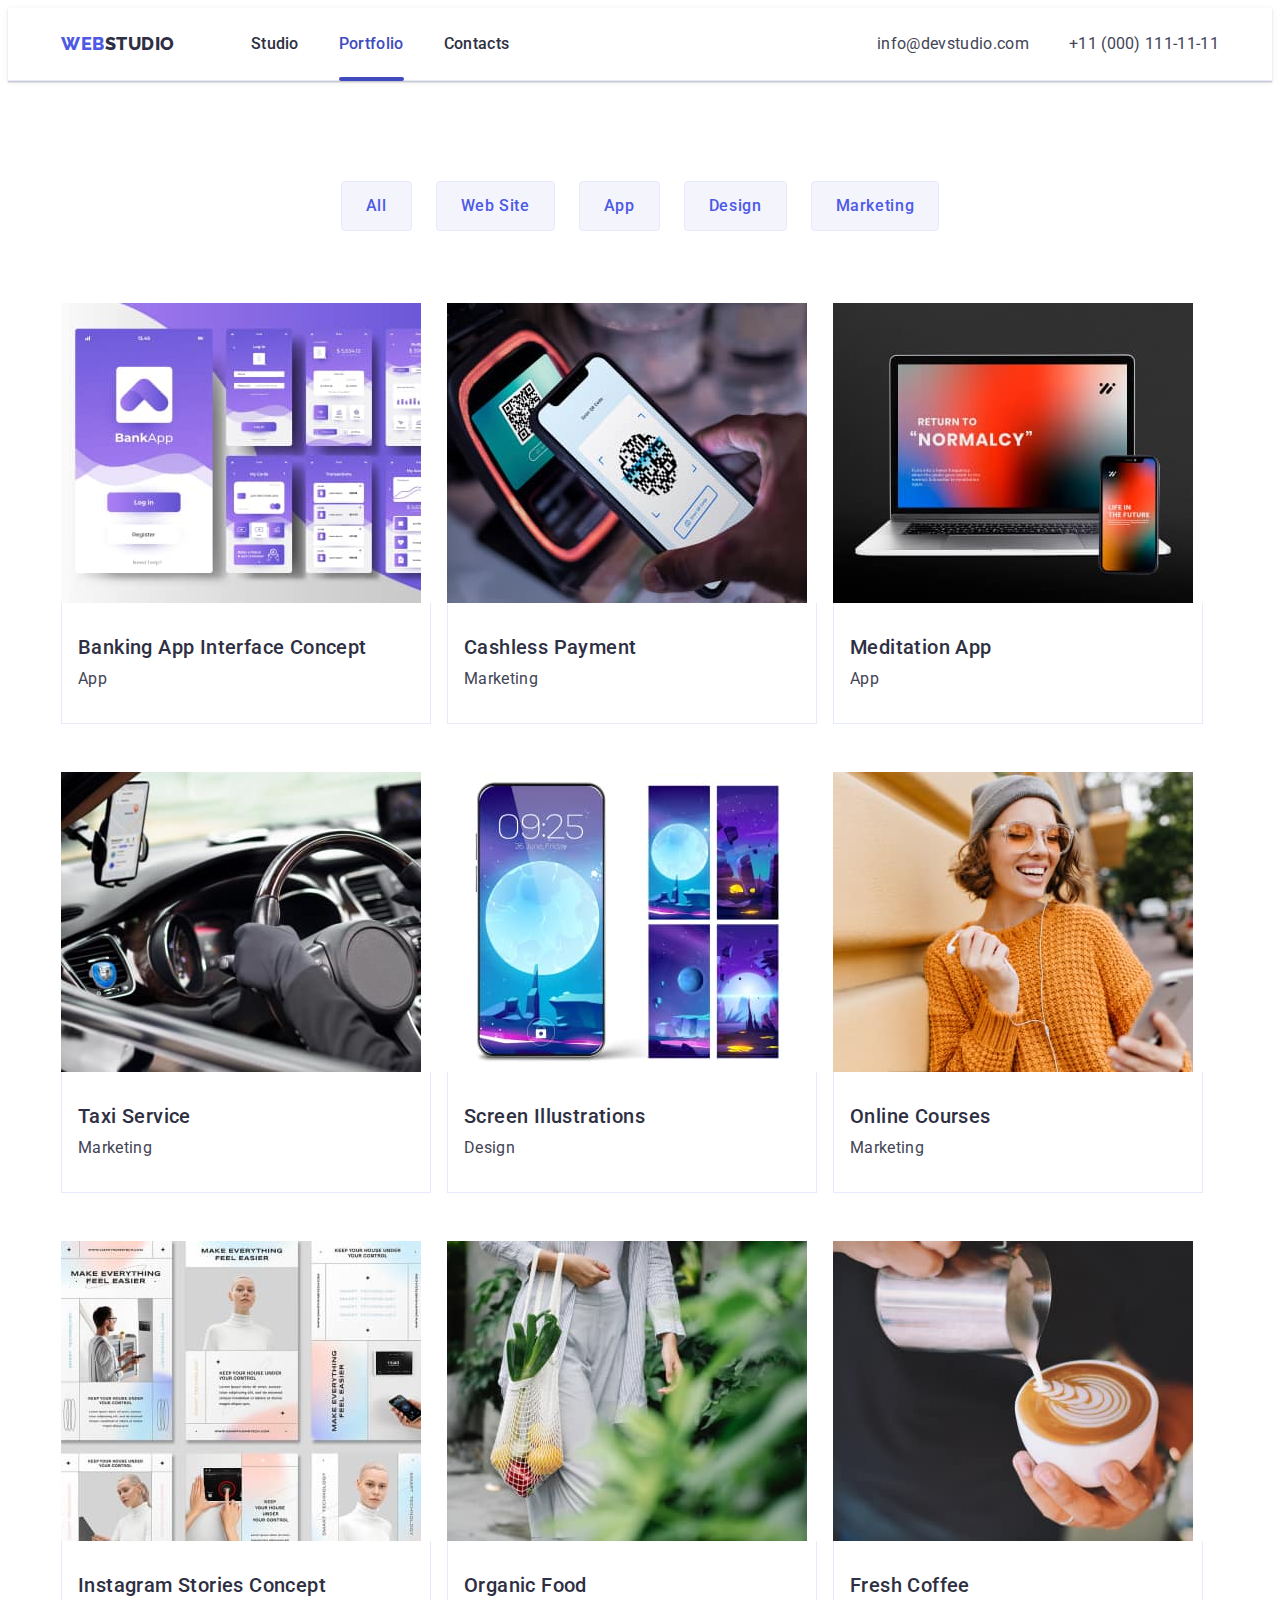
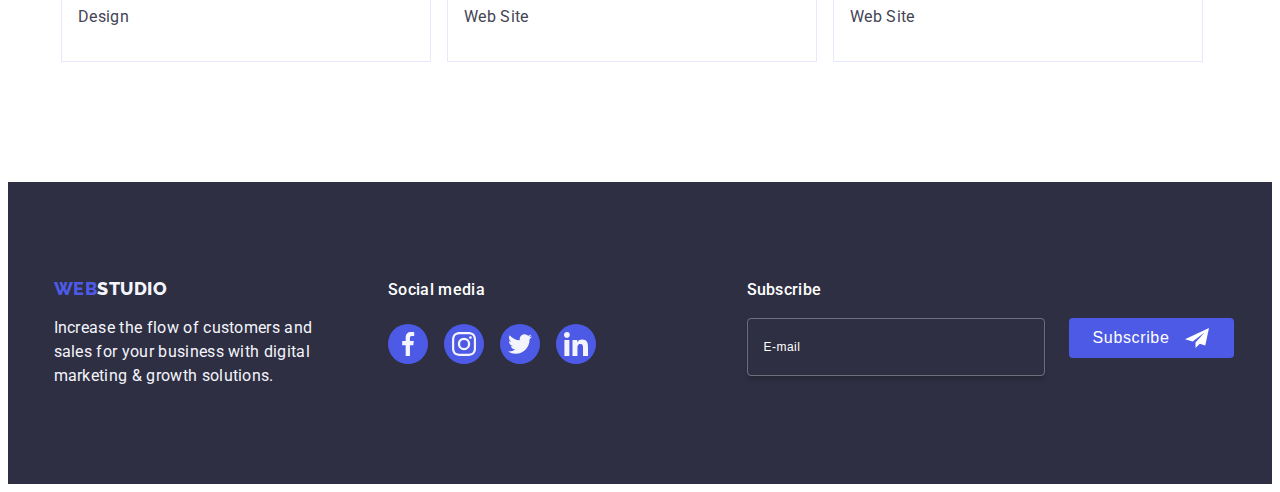
<file: portfolio.html>
<!DOCTYPE html>
<html lang="en">
  <head>
    <meta charset="UTF-8" />
    <meta name="viewport" content="width=device-width, initial-scale=1.0" />
    <title>portfolio</title>
    <link rel="preconnect" href="https://fonts.googleapis.com" />
    <link rel="preconnect" href="https://fonts.gstatic.com" crossorigin />
    <link
      href="https://fonts.googleapis.com/css2?family=Raleway:wght@800&family=Roboto:wght@400;500;700;900&display=swap"
      rel="stylesheet"
    />
    <link
      rel="stylesheet"
      href="https://cdnjs.cloudflare.com/ajax/libs/modern-normalize/2.0.0/modern-normalize.min.css"
      integrity="sha512-4xo8blKMVCiXpTaLzQSLSw3KFOVPWhm/TRtuPVc4WG6kUgjH6J03IBuG7JZPkcWMxJ5huwaBpOpnwYElP/m6wg=="
      crossorigin="anonymous"
      referrerpolicy="no-referrer"
    />
    <link rel="stylesheet" href="./css/style.css" />
    <link rel="stylesheet" href="./css/mobile.css" />
    <link rel="stylesheet" href="./css/tablet.css" />
    <link rel="stylesheet" href="./css/desctop.css" />
  </head>
  <body>
    <header class="header">
      <div class="container">
        <nav class="header-navigation">
          <a class="logo link" href="./index.html">
            Web<span class="logo-decor-header">Studio</span>
          </a>
          <ul class="navigation-list list">
            <li class="navigation-item">
              <a class="navigation-link link" href="./index.html">Studio</a>
            </li>
            <li class="navigation-item">
              <a class="navigation-link link link-portfolio" href="./portfolio.html">Portfolio</a>
            </li>
            <li class="navigation-item">
              <a class="navigation-link link" href="#">Contacts</a>
            </li>
          </ul>
        </nav>

        <address class="header-address">
          <ul class="address-list list">
            <li class="address-item">
              <a class="address-link link" href="mailto:info@devstudio.com">info@devstudio.com</a>
            </li>
            <li class="address-item">
              <a class="address-link link" href="tel:+110001111111">+11 (000) 111-11-11</a>
            </li>
          </ul>
        </address>
        <button
          class="header-menu-btn menu-toggle js-open-menu"
          aria-expanded="false"
          aria-controls="mobile-menu"
        >
          <svg class="toggle-menu-icon" width="28" height="28">
            <use href="./images/icons.svg#icon-menu-hamburger"></use>
          </svg>
        </button>
      </div>
    </header>
    <main class="main">
      <section class="portfolio-content">
        <div class="container">
          <h1 class="visually-hidden">Сategory</h1>
          <ul class="category-list filters-list list">
            <li class="category-item">
              <button type="button" class="category-button">All</button>
            </li>
            <li class="category-item">
              <button type="button" class="category-button">Web Site</button>
            </li>
            <li class="category-item">
              <button type="button" class="category-button">App</button>
            </li>
            <li class="category-item">
              <button type="button" class="category-button">Design</button>
            </li>
            <li class="category-item">
              <button type="button" class="category-button">Marketing</button>
            </li>
          </ul>
          <ul class="portfolio-list list">
            <li class="portfolio-card">
              <a href="#" class="card-link link">
                <div class="position-wrapper">
                  <img
                    class="portfolio-img link"
                    width="360"
                    src="./images/portfolio/portfolio-img-1.jpg"
                    alt="Portfolio Image"
                  />
                  <p class="overlay-text"
                    >14 Stylish and User-Friendly App Design Concepts · Task Manager App · Calorie
                    Tracker App · Exotic Fruit Ecommerce App · Cloud Storage App
                  </p>
                </div>
                <div class="pornfolio-card-inner">
                  <h2 class="portfolio-title">Banking App Interface Concept</h2>
                  <p class="product">App</p>
                </div>
              </a>
            </li>
            <li class="portfolio-card">
              <a href="#" class="card-link link">
                <div class="position-wrapper">
                  <img
                    class="portfolio-img link"
                    width="360"
                    src="./images/portfolio/portfolio-img-2.jpg"
                    alt="Portfolio Image"
                  />

                  <p class="overlay-text"
                    >14 Stylish and User-Friendly App Design Concepts · Task Manager App · Calorie
                    Tracker App · Exotic Fruit Ecommerce App · Cloud Storage App</p
                  >
                </div>
                <div class="pornfolio-card-inner">
                  <h2 class="portfolio-title">Cashless Payment</h2>
                  <p class="product">Marketing</p>
                </div>
              </a>
            </li>
            <li class="portfolio-card">
              <a href="#" class="card-link link">
                <div class="position-wrapper">
                  <img
                    class="portfolio-img link"
                    width="360"
                    src="./images/portfolio/portfolio-img-3.jpg"
                    alt="Portfolio Image"
                  />

                  <p class="overlay-text"
                    >14 Stylish and User-Friendly App Design Concepts · Task Manager App · Calorie
                    Tracker App · Exotic Fruit Ecommerce App · Cloud Storage App
                  </p>
                </div>
                <div class="pornfolio-card-inner">
                  <h2 class="portfolio-title">Meditation App</h2>
                  <p class="product">App</p>
                </div>
              </a>
            </li>
            <li class="portfolio-card">
              <a href="#" class="card-link link">
                <div class="position-wrapper">
                  <img
                    class="portfolio-img link"
                    width="360"
                    src="./images/portfolio/portfolio-img-4.jpg"
                    alt="Portfolio Image"
                  />

                  <p class="overlay-text"
                    >14 Stylish and User-Friendly App Design Concepts · Task Manager App · Calorie
                    Tracker App · Exotic Fruit Ecommerce App · Cloud Storage App
                  </p>
                </div>
                <div class="pornfolio-card-inner">
                  <h2 class="portfolio-title">Taxi Service</h2>
                  <p class="product">Marketing</p>
                </div>
              </a>
            </li>
            <li class="portfolio-card">
              <a href="#" class="card-link link">
                <div class="position-wrapper">
                  <img
                    class="portfolio-img link"
                    width="360"
                    src="./images/portfolio/portfolio-img-5.jpg"
                    alt="Portfolio Image"
                  />

                  <p class="overlay-text"
                    >14 Stylish and User-Friendly App Design Concepts · Task Manager App · Calorie
                    Tracker App · Exotic Fruit Ecommerce App · Cloud Storage App
                  </p>
                </div>
                <div class="pornfolio-card-inner">
                  <h2 class="portfolio-title">Screen Illustrations</h2>
                  <p class="product">Design</p>
                </div>
              </a>
            </li>
            <li class="portfolio-card">
              <a href="#" class="card-link link">
                <div class="position-wrapper">
                  <img
                    class="portfolio-img link"
                    width="360"
                    src="./images/portfolio/portfolio-img-6.jpg"
                    alt="Portfolio Image"
                  />

                  <p class="overlay-text"
                    >14 Stylish and User-Friendly App Design Concepts · Task Manager App · Calorie
                    Tracker App · Exotic Fruit Ecommerce App · Cloud Storage App
                  </p>
                </div>
                <div class="pornfolio-card-inner">
                  <h2 class="portfolio-title">Online Courses</h2>
                  <p class="product">Marketing</p>
                </div>
              </a>
            </li>
            <li class="portfolio-card">
              <a href="#" class="card-link link">
                <div class="position-wrapper">
                  <img
                    class="portfolio-img link"
                    width="360"
                    src="./images/portfolio/portfolio-img-7.jpg"
                    alt="Portfolio Image"
                  />

                  <p class="overlay-text"
                    >14 Stylish and User-Friendly App Design Concepts · Task Manager App · Calorie
                    Tracker App · Exotic Fruit Ecommerce App · Cloud Storage App
                  </p>
                </div>
                <div class="pornfolio-card-inner">
                  <h2 class="portfolio-title">Instagram Stories Concept</h2>
                  <p class="product">Design</p>
                </div>
              </a>
            </li>
            <li class="portfolio-card">
              <a href="#" class="card-link link">
                <div class="position-wrapper">
                  <img
                    class="portfolio-img link"
                    width="360"
                    src="./images/portfolio/portfolio-img-8.jpg"
                    alt="Portfolio Image"
                  />

                  <p class="overlay-text"
                    >14 Stylish and User-Friendly App Design Concepts · Task Manager App · Calorie
                    Tracker App · Exotic Fruit Ecommerce App · Cloud Storage App
                  </p>
                </div>
                <div class="pornfolio-card-inner">
                  <h2 class="portfolio-title">Organic Food</h2>
                  <p class="product">Web Site</p>
                </div>
              </a>
            </li>
            <li class="portfolio-card">
              <a href="#" class="card-link link">
                <div class="position-wrapper">
                  <img
                    class="portfolio-img link"
                    width="360"
                    src="./images/portfolio/portfolio-img-9.jpg"
                    alt="Portfolio Image"
                  />

                  <p class="overlay-text"
                    >14 Stylish and User-Friendly App Design Concepts · Task Manager App · Calorie
                    Tracker App · Exotic Fruit Ecommerce App · Cloud Storage App
                  </p>
                </div>
                <div class="pornfolio-card-inner">
                  <h2 class="portfolio-title">Fresh Coffee</h2>
                  <p class="product">Web Site</p>
                </div>
              </a>
            </li>
          </ul>
        </div>
      </section>
    </main>

    <footer class="footer">
      <div class="container flex-footer">
        <div class="footer-block footer-logo">
          <a class="logo link footer-inline-block" href="./index.html">
            Web<span class="logo-decor-footer">Studio</span>
          </a>
          <p class="footer-description">
            Increase the flow of customers and sales for your business with digital marketing &
            growth solutions.
          </p>
        </div>
        <div class="footer-block footer-social-box">
          <p class="footer-social-title">Social media</p>
          <ul class="footer-socials list">
            <li class="footer-social-item">
              <a
                class="footer-socials-link link"
                href="https://facebook.com"
                target="_blank"
                rel="noopener noreferrer"
                aria-label="Facebook link"
              >
                <svg class="footer-socials-icon" width="24" height="24">
                  <use href="./images/icons.svg#icon-facebook-icon"></use>
                </svg>
              </a>
            </li>
            <li class="footer-social-item">
              <a
                class="footer-socials-link link"
                href="https://instagram.com"
                target="_blank"
                rel="noopener noreferrer"
                aria-label="Instagram link"
              >
                <svg class="footer-socials-icon" width="24" height="24">
                  <use href="./images/icons.svg#icon-instagram-icon"></use>
                </svg>
              </a>
            </li>
            <li class="footer-social-item">
              <a
                class="footer-socials-link link"
                href="https://twitter.com"
                target="_blank"
                rel="noopener noreferrer"
                aria-label="Twitter link"
              >
                <svg class="footer-socials-icon" width="24" height="24">
                  <use href="./images/icons.svg#icon-twitter-icon"></use>
                </svg>
              </a>
            </li>
            <li class="footer-social-item">
              <a
                class="footer-socials-link link"
                href="https://www.linkedin.com/"
                target="_blank"
                rel="noopener noreferrer"
                aria-label="Linkedin link"
              >
                <svg class="footer-socials-icon" width="24" height="24">
                  <use href="./images/icons.svg#icon-linkedin-icon"></use>
                </svg>
              </a>
            </li>
          </ul>
        </div>
        <div class="footer-block subscribe-wrapper">
          <p class="subscribe-caption">Subscribe</p>
          <form class="subscribe-form">
            <label for="email" class="subscribe-label">
              <input
                type="email"
                name="email"
                id="email"
                placeholder="E-mail"
                class="subscribe-email"
                required
              />
            </label>
            <button type="submit" class="subscribe-button" value="Subscribe">
              Subscribe
              <svg class="subscribe-icon" width="24" height="24">
                <use href="./images/icons.svg#icon-telegram"></use>
              </svg>
            </button>
          </form>
        </div>
      </div>
    </footer>
    <!-- Mobile menu -->
    <div class="menu-container js-menu-container" id="mobile-menu">
      <button class="mobile-menu-close js-close-menu">
        <svg class="menu-toggle-icon" width="8" height="8">
          <use href="./images/icons.svg#icon-close"></use>
        </svg>
      </button>

      <ul class="mobile-menu">
        <li class="mobile-menu-item">
          <a class="mobile-menu-link link" href="./index.html">Studio</a>
        </li>
        <li class="mobile-menu-item">
          <a class="mobile-menu-link current link" href="#">Portfolio</a>
        </li>
        <li class="mobile-menu-item">
          <a class="mobile-menu-link link" href="#">Contacts</a>
        </li>
      </ul>

      <ul class="mobile-contacts">
        <li class="mobile-contact-item">
          <a class="mobile-contact-link link accent" href="tel:+110001111111"
            >+11 (000) 111-11-11</a
          >
        </li>
        <li class="mobile-contact-item">
          <a class="mobile-contact-link link" href="mailto:info@devstudio.com"
            >info@devstudio.com</a
          >
        </li>
      </ul>

      <ul class="mobile-socials list">
        <li class="mobile-social-item">
          <a
            class="mobile-socials-link link"
            href="https://facebook.com"
            target="_blank"
            rel="noopener noreferrer"
            aria-label="Facebook link"
          >
            <svg class="mobile-socials-icon" width="24" height="24">
              <use href="./images/icons.svg#icon-facebook-icon"></use>
            </svg>
          </a>
        </li>
        <li class="mobile-social-item">
          <a
            class="mobile-socials-link link"
            href="https://instagram.com"
            target="_blank"
            rel="noopener noreferrer"
            aria-label="Instagram link"
          >
            <svg class="mobile-socials-icon" width="24" height="24">
              <use href="./images/icons.svg#icon-instagram-icon"></use>
            </svg>
          </a>
        </li>
        <li class="mobile-social-item">
          <a
            class="mobile-socials-link link"
            href="https://twitter.com"
            target="_blank"
            rel="noopener noreferrer"
            aria-label="Twitter link"
          >
            <svg class="mobile-socials-icon" width="24" height="24">
              <use href="./images/icons.svg#icon-twitter-icon"></use>
            </svg>
          </a>
        </li>
        <li class="mobile-social-item">
          <a
            class="mobile-socials-link link"
            href="https://www.linkedin.com/"
            target="_blank"
            rel="noopener noreferrer"
            aria-label="Linkedin link"
          >
            <svg class="mobile-socials-icon" width="24" height="24">
              <use href="./images/icons.svg#icon-linkedin-icon"></use>
            </svg>
          </a>
        </li>
      </ul>
    </div>
    <script src="./js/mobile-menu.js"></script>
    <script src="./js/modal.js"></script>
  </body>
</html>
</file>
<file: css/style.css>
:root {
  --primary-text-color: #434455;
  --accent-text-color: #4d5ae5;
  --title-text-color: #2e2f42;
  --hover-text-color: #404bbf;
  --cloud-text-color: #f4f4fd;
  --white-text-color: #ffffff;
  --customer-item-color: #8e8f99;
  --primary-bg-color: #e5e5e5;
  --secondary-bg-color: #2e2f42;
  --section-bg-color: #ffffff;
  --cloud-bg-color: #f4f4fd;
  --accent-bg-color: #4d5ae5;
  --hover-bg-color: #404bbf;
  --hover-bg-social-color: #31d0aa;
}

/* reset style */

h1,
h2,
h3,
h4,
h5,
h6,
p {
  margin: 0;
}

ul,
ol {
  margin: 0;
  padding: 0;
  list-style: none;
}

img {
  display: block;
  max-width: 100%;
  height: auto;
}

.visually-hidden {
  position: absolute;
  width: 1px;
  height: 1px;
  margin: -1px;
  border: 0;
  padding: 0;
  white-space: nowrap;
  clip-path: inset(100%);
  clip: rect(0 0 0 0);
  overflow: hidden;
}

/* */

body {
  /* font-family: "Raleway", sans-serif; */
  font-family: 'Roboto', sans-serif;
  font-size: 16px;
  line-height: 24px;
  font-weight: 400;
  color: var(--primary-text-color);
  background-color: var(--section-bg-color);
}

ul,
.list {
  list-style-type: none;
}

/* hero */
/*ФОН*/
</file>
<file: css/mobile.css>
.container {
  width: 100%;
  padding: 0 15px 0 15px;
  margin: 0 auto;
}

.section {
  padding: 96px 0;
}

.bg-silver {
  background-color: var(--cloud-bg-color);
}

.bg-white {
  background-color: var(--section-bg-color);
}

.mb-0 {
  margin-bottom: 0;
}

.hero {
  padding: 112px 0;
}
.flex-list {
  display: flex;
  justify-content: center;
  row-gap: 72px;
  column-gap: 24px;
}
/* header */
.header .container {
  display: flex;
  justify-content: space-between;
  align-items: center;
}

.header-navigation {
  display: flex;
  align-items: center;
}

.navigation-list {
  display: none;
}

.address-list {
  display: none;
}

.logo {
  padding-top: 25px;
  padding-bottom: 25px;
  margin-right: 76px;
  font-family: 'Raleway', sans-serif;
  font-weight: 800;
  font-size: 18px;
  line-height: 1.17;
  letter-spacing: 0.03em;
  text-transform: uppercase;
  color: var(--accent-text-color);
}

.logo-decor-header {
  color: var(--title-text-color);
}
.logo-decor-footer {
  color: var(--cloud-text-color);
}

.header {
  justify-content: space-between;
  border-bottom: 1px solid #e7e9fc;
  box-shadow: 0px 2px 1px rgba(46, 47, 66, 0.08), 0px 1px 1px rgba(46, 47, 66, 0.16),
    0px 1px 6px rgba(46, 47, 66, 0.08);
}

.navigation-item {
  font-weight: 500;
  font-size: 16px;
  line-height: 1.5;
  letter-spacing: 0.02em;
  color: var(--title-text-color);
}

.navigation-link {
  display: block;
  color: var(--title-text-color);
  padding: 24px 0;
  position: relative;
}

.navigation-item {
  transition: color 250ms cubic-bezier(0.4, 0, 0.2, 1);
}
.navigation-item .link-studio,
.navigation-item .link-portfolio {
  position: relative;
  color: #404bbf;
  transition: color 250ms cubic-bezier(0.4, 0, 0.2, 1);
}

.link-studio:after,
.link-portfolio:after {
  position: absolute;
  content: '';
  left: 0;
  bottom: -1px;
  height: 4px;
  width: 100%;
  background-color: #404bbf;
  border-radius: 2px;
  z-index: 1;
}
.address-item .address-link {
  transition: color 250ms cubic-bezier(0.4, 0, 0.2, 1);
}
.navigation-link:hover,
.navigation-link:focus {
  color: var(--hover-text-color);
}

.link {
  text-decoration: none;
}

.header-address {
  font-style: normal;
}

.address-link {
  color: var(--primary-text-color);
  text-decoration: none;
  letter-spacing: 0.02em;
}

.address-link:hover,
.address-link:focus {
  color: var(--hover-text-color);
}
/* */
.hero {
  padding: 112px 0;
  background-repeat: no-repeat;
  background-size: cover;
  background-position: center;

  max-width: 768px;
  overflow: hidden;
  margin: auto;
  background-color: var(--secondary-bg-color);
  background-image: linear-gradient(rgba(46, 47, 66, 0.7), rgba(46, 47, 66, 0.7)),
    url(../images/bg/hero-bg_mobile.jpg);
}

@media screen and (max-width: 767.98px) and (min-resolution: 192dpi) {
  .hero {
    background-image: linear-gradient(rgba(46, 47, 66, 0.7), rgba(46, 47, 66, 0.7)),
      url(../images/bg/hero-bg@2x_mobile.jpg);
  }
}

.hero-title {
  font-size: 36px;
  font-weight: 700;
  line-height: 1.11;
  text-align: center;
  letter-spacing: 0.72px;
  color: var(--white-text-color);
  margin: 0 auto;
  margin-bottom: 72px;
  max-width: 320px;
}

.hero-button {
  background-color: var(--accent-text-color);
  font-family: 'Roboto', sans-serif;
  font-weight: 500;
  font-size: 16px;
  line-height: 1.5;
  letter-spacing: 0.04em;
  color: var(--white-text-color);
  cursor: pointer;
  margin: 0 auto;
  display: block;
  border: none;
  min-width: 169px;
  height: 56px;
  border-radius: 4px;
  transition: background-color 250ms cubic-bezier(0.4, 0, 0.2, 1);
}

.hero-button:hover,
.hero-button:focus {
  background: var(--hover-bg-color);
}

.benefits-list {
  display: flex;
  flex-wrap: wrap;
}

.benefits-item {
  width: calc((100% - 0) / 1);
}

.benefits-wrapper-icon {
  display: none;
}

.benefits-title {
  font-size: 36px;
  font-weight: 700;
  line-height: 1.11;
  letter-spacing: 0.02em;
  text-align: center;
  margin-bottom: 8px;
}

.characteristic {
  font-weight: 500;
  font-size: 16px;
  line-height: 1.5;
  letter-spacing: 0.02em;
  color: var(--primary-text-color);
}

.made-d-none {
  display: none;
}

.team {
  padding: 96px 0;
}

.section-title {
  font-size: 36px;
  line-height: 1.11;
  text-align: center;
  letter-spacing: 0.02em;
  text-transform: capitalize;
  color: var(--title-text-color);
  margin-bottom: 72px;
}

.our-team-list {
  display: flex;
  align-items: center;
  flex-wrap: wrap;
}

.our-team-item {
  flex-basis: calc((100% - 0) / 1);
  max-width: 264px;
  background-color: var(--section-bg-color);
  font-weight: 500;
  font-size: 20px;
  line-height: 1.2;
  letter-spacing: 0.02em;
  color: var(--title-text-color);
  border-radius: 0px 0px 4px 4px;
  box-shadow: 0px 1px 6px rgba(46, 47, 66, 0.08), 0px 1px 1px rgba(46, 47, 66, 0.16),
    0px 2px 1px rgba(46, 47, 66, 0.08);
}

.employee-general-content {
  padding: 32px 0;
}

.employee-title {
  color: #2e2f42;
  font-size: 20px;
  font-weight: 500;
  line-height: 1.2;
  letter-spacing: 0.02em;
  text-align: center;
  margin-bottom: 8px;
}

.employee-description {
  font-size: 16px;
  font-weight: 400;
  line-height: 1.5;
  letter-spacing: 0.02em;
  text-align: center;
  margin-bottom: 8px;
}

/* socials */
.employee-socials {
  display: flex;
  justify-content: center;
  gap: 24px;
}

.employee-social-item {
  width: 40px;
  height: 40px;
}

.employee-socials-link {
  border-radius: 50%;
  background-color: #4d5ae5;
  padding: 8px;
  height: 100%;
  width: 100%;
  display: flex;
  align-items: center;
  justify-content: center;
  transition: background-color 250ms cubic-bezier(0.4, 0, 0.2, 1);
}

.employee-socials-icon {
  fill: var(--cloud-text-color);
}
.employee-socials-link:hover,
.employee-socials-link:focus {
  background: #404bbf;
}

.section-customer {
  padding: 96px 0;
  margin: 0;
}

.customers-list {
  display: flex;
  gap: 24px;
  align-items: center;
  justify-content: center;
  flex-wrap: wrap;
  row-gap: 72px;
}

.customer-item {
  width: calc((100% - 24px) / 2);
  height: 88px;
  max-width: 190px;
}

.customer-link {
  display: flex;
  align-items: center;
  justify-content: center;
  color: var(--customer-item-color);
  border-radius: 4px;
  border: 1px solid var(--customer-item-color);
  padding: 16px 32px;
  cursor: pointer;
  height: 88px;
  transition: border-color 250ms cubic-bezier(0.4, 0, 0.2, 1),
    color 250ms cubic-bezier(0.4, 0, 0.2, 1);
}

.customer-link:hover,
.customer-link:focus {
  border-color: var(--hover-text-color);
  color: var(--hover-text-color);
  border-radius: 4px;
}

.customer-link:hover .customer-icon {
  fill: var(--hover-text-color);
  border-color: #404bbf;
}

.customer-icon {
  fill: currentColor;
}

.footer {
  background: var(--secondary-bg-color);
  padding: 96px 0;
}

.footer .container {
  display: flex;
  flex-direction: column;
  align-items: center;
  gap: 72px;
}

.footer-block {
  display: flex;
  flex-direction: column;
  align-items: center;
}

.footer-description {
  max-width: 268px;
  font-size: 16px;
  line-height: 24px;
  color: var(--cloud-text-color);
  letter-spacing: 0.02em;
}

.footer-social-title {
  display: flex;
  align-items: baseline;
  color: var(--white-text-color);
  font-size: 16px;
  font-style: normal;
  font-weight: 500;
  line-height: 24px;
  letter-spacing: 0.32px;
  margin-bottom: 16px;
}

.footer-logo > .logo {
  padding-top: 0;
  padding-bottom: 17px;
}

.footer-logo {
  margin: 0 auto;
}

.footer-inline-block {
  display: inline-block;
  margin-left: auto;
  margin-right: auto;
}

.footer-social-box {
  margin: 0 auto;
}

.footer-socials {
  display: flex;
  align-items: center;
  justify-content: center;
  gap: 16px;
}

.footer-socials-link {
  border-radius: 50%;
  background-color: #4d5ae5;
  padding: 8px;
  display: flex;
  align-items: center;
  justify-content: center;
  transition: background-color 250ms cubic-bezier(0.4, 0, 0.2, 1);
}

.footer-socials-icon {
  fill: var(--cloud-text-color);
}
.footer-socials-link:hover,
.footer-socials-link:focus {
  background: var(--hover-bg-social-color);
}

.subscribe-wrapper {
  width: 100%;
}

.subscribe-form {
  width: 100%;
  display: flex;
  flex-direction: column;
  gap: 16px;
}

.subscribe-caption {
  margin-bottom: 16px;
  font-family: Roboto;
  font-size: 16px;
  font-weight: 500;
  line-height: 1.5;
  letter-spacing: 0.02em;
  color: #ffffff;
}

.subscribe-email {
  width: 100%;
  height: 40px;
  border-radius: 4px;
  border: 1px solid rgba(256, 256, 256, 0.3);
  box-shadow: 0 4px 4px 0 rgba(0, 0, 0, 0.15);
  background-color: transparent;
  padding: 8px 16px;
  color: var(--color-text-light);
  font-size: 12px;
  line-height: 2;
  letter-spacing: 0.04em;
}

.subscribe-email::placeholder {
  color: #ffffff;
}

.subscribe-button {
  display: flex;
  align-items: center;
  justify-content: center;
  min-width: 165px;
  height: 40px;
  padding: 8px 24px;
  font-size: 16px;
  font-weight: 500;
  line-height: 1.5;
  letter-spacing: 0.04em;
  color: #ffffff;
  cursor: pointer;
  background-color: #4d5ae5;
  border: none;
  border-radius: 4px;
  margin: 0 auto;
}

.subscribe-icon {
  fill: #ffffff;
  margin-left: 16px;
}

/* portfolio.html */
.portfolio-content {
  padding: 48px 0 48px 0;
}

.category-list {
  display: flex;
  flex-wrap: wrap;
}

.filters-list {
  justify-content: start;
  gap: 16px 24px;
  margin-bottom: 48px;
}

.category-button {
  background-color: var(--cloud-bg-color);
  color: var(--accent-text-color);
  font-family: 'Roboto', sans-serif;
  font-size: 16px;
  font-weight: 500;
  line-height: 24px;
  letter-spacing: 0.04em;
  cursor: pointer;
  padding: 8px 16px;
  border-radius: 4px;
  border: 1px solid #e7e9fc;
  transition: color 250ms cubic-bezier(0.4, 0, 0.2, 1),
    background-color 250ms cubic-bezier(0.4, 0, 0.2, 1),
    border-color 250ms cubic-bezier(0.4, 0, 0.2, 1), box-shadow 250ms cubic-bezier(0.4, 0, 0.2, 1);
}

.category-button:hover,
.category-button:focus {
  background: var(--hover-bg-color);
  color: var(--white-text-color);
  border: 1px solid transparent;
  box-shadow: 0px 3px 1px rgba(0, 0, 0, 0.1), 0px 2px 1px rgba(0, 0, 0, 0.08),
    0px 2px 2px rgba(0, 0, 0, 0.12);
}

.portfolio-list {
  display: flex;
  flex-wrap: wrap;
  column-gap: 24px;
  row-gap: 48px;
  justify-content: center;
}

.portfolio-card {
  width: calc((100% - 0) / 1);
}

.card-link {
  display: block;
  transition: box-shadow 250ms cubic-bezier(0.4, 0, 0.2, 1);
}

.card-link:hover,
.card-link:focus {
  box-shadow: 0px 1px 6px rgba(46, 47, 66, 0.08), 0px 1px 1px rgba(46, 47, 66, 0.16),
    0px 2px 1px rgba(46, 47, 66, 0.08);
}

/* position */
.position-wrapper {
  position: relative;
  overflow: hidden;
}

.overlay-text {
  position: absolute;
  top: 0;
  left: 0;
  width: 100%;
  height: 100%;
  display: flex;
  justify-content: center;
  padding: 40px 32px;
  transform: translateY(100%);
  color: var(--cloud-text-color);
  font-family: Roboto;
  font-size: 16px;
  line-height: 24px;
  letter-spacing: 0.32px;
  background-color: #4d5ae5;
  transition: transform 250ms cubic-bezier(0.4, 0, 0.2, 1);
}

.card-link:hover .overlay-text,
.card-link:focus .overlay-text {
  transform: translateY(0%);
}

/* position  | | */
.pornfolio-card-inner {
  padding: 32px 16px;
  border: 1px solid #e7e9fc;
  border-top: none;
}
.portfolio-title {
  font-size: 20px;
  line-height: 24px;
  font-weight: 500;
  letter-spacing: 0.02em;
  color: var(--title-text-color);
  margin-bottom: 8px;
}

.product {
  font-size: 16px;
  line-height: 24px;
  letter-spacing: 0.02em;
  color: var(--primary-text-color);
}

/* Modal */

.backdrop {
  position: fixed;
  top: 0;
  left: 0;
  width: 100%;
  height: 100%;
  background-color: rgba(46, 47, 66, 0.4);
  transition: opacity 250ms cubic-bezier(0.4, 0, 0.2, 1),
    visibility 250ms cubic-bezier(0.4, 0, 0.2, 1);

  display: flex;
  justify-content: center;
  align-items: center;
  z-index: 10;
}

.modal {
  padding-top: 72px;
  padding-left: 24px;
  padding-right: 24px;
  padding-bottom: 24px;
  position: absolute;
  left: 50%;
  top: 50%;
  transform: translate(-50%, -50%) scale(1);
  width: 408px;
  min-height: 584px;
  border-radius: 4px;
  background: var(--DAIRY, #fcfcfc);
  box-shadow: 0px 2px 1px 0px rgba(0, 0, 0, 0.2), 0px 1px 3px 0px rgba(0, 0, 0, 0.12),
    0px 1px 1px 0px rgba(0, 0, 0, 0.14);
  transition: transform 250ms cubic-bezier(0.4, 0, 0.2, 1);
}

@media screen and (max-width: 420px) {
  .modal {
    max-width: 290px;
    min-height: 480px;
    padding-top: 54px;
    padding-left: 10px;
    padding-right: 10px;
    padding-bottom: 10px;
  }
  .modal-agreement {
    text-align: center;
  }
}

.is-hidden {
  visibility: hidden;
  pointer-events: none;
  opacity: 0;
}

.modal-btn {
  position: absolute;
  top: 24px;
  right: 24px;
  width: 24px;
  height: 24px;
  border-radius: 50%;
  display: flex;
  align-items: center;
  justify-content: center;
  background-color: #e7e9fc;
  border: 1px solid rgba(0, 0, 0, 0.1);
  padding: 0;
  cursor: pointer;
  transition: background-color 250ms cubic-bezier(0.4, 0, 0.2, 1),
    border 250ms cubic-bezier(0.4, 0, 0.2, 1);
}

.modal-btn:focus,
.modal-btn:hover {
  background-color: 250ms cubic-bezier(0.4, 0, 0.2, 1), border 250ms cubic-bezier(0.4, 0, 0.2, 1);
  background-color: var(--hover-bg-color);
  border: none;
  border-color: #404bbf;
}

.modal-btn-icon {
  transition: fill 250ms cubic-bezier(0.4, 0, 0.2, 1);
}

button:hover .modal-btn-icon,
button:focus .modal-btn-icon {
  fill: #ffffff;
}

/* Modal form */

.modal-caption {
  color: #2e2f42;
  text-align: center;
  font-style: normal;
  font-weight: 500;
  font-size: 16px;
  line-height: 1.5; /* 150% */
  letter-spacing: 0.32px;
  margin-bottom: 16px;
  font-size: 16px;
}
.modal-row {
  margin-bottom: 8px;
}

.modal-comment {
  margin-bottom: 16px;
}

.modal-label {
  display: block;
  color: #8e8f99;
  font-size: 12px;
  line-height: 1.17;
  letter-spacing: 0.48px;
  margin-bottom: 4px;
}
.modal-box {
  margin-bottom: 8px;
  position: relative;
}

.modal-input {
  width: 100%;
  height: 40px;
  padding: 8px 38px;
  border-radius: 4px;
  border: 1px solid rgba(46, 47, 66, 0.4);
  transition: border-color 250ms ease;
  cursor: pointer;
  background-color: transparent;
  outline: transparent;
  border-color: 250ms cubic-bezier(0.4, 0, 0.2, 1);
  transition: border-color 250ms cubic-bezier(0.4, 0, 0.2, 1);
}

.modal-input:focus-within,
.modal-comment-field:focus-within {
  border-color: var(--accent-text-color);
}

.modal-icon {
  position: absolute;
  top: 50%;
  left: 16px;
  transform: translateY(-50%);
  fill: #2e2f42;
  transition: fill 250ms cubic-bezier(0.4, 0, 0.2, 1);
}

.modal-input:focus-within + .modal-icon {
  fill: var(--accent-text-color);
}

.modal-comment-field {
  display: block;
  width: 100%;
  height: 120px;
  padding: 8px 16px;
  font-size: 12px;
  line-height: 1.17;
  letter-spacing: 0.48px;
  color: rgba(46, 47, 66, 0.4);
  resize: none;
  outline: none;
  border-radius: 4px;
  border: 1px solid rgba(46, 47, 66, 0.4);
  margin-bottom: 16px;
  outline: transparent;
  background-color: transparent;
  border-color: 250ms cubic-bezier(0.4, 0, 0.2, 1);
  transition: border-color 250ms cubic-bezier(0.4, 0, 0.2, 1);
}

.modal-agreement {
  display: block;
  margin-bottom: 24px;
  font-size: 12px;
  line-height: 1.17;
  letter-spacing: 0.48px;
  color: #8e8f99;
}

.modal-agreement-input {
  display: block;
}

.modal-checkbox {
  display: inline-flex;
  align-items: center;
  justify-content: center;
  margin-right: 8px;
  width: 16px;
  height: 16px;
  border: 1px solid rgba(46, 47, 66, 0.4);
  border-radius: 2px;
  transition: background-color 250ms cubic-bezier(0.4, 0, 0.2, 1),
    border 250ms cubic-bezier(0.4, 0, 0.2, 1), fill 250ms cubic-bezier(0.4, 0, 0.2, 1);
  fill: transparent;
}
.modal-checkbox-icon {
  opacity: 0;
}

.modal-privacy {
  margin-bottom: 24px;
}

.modal-agreement-input:checked + .modal-agreement > .modal-checkbox {
  background-color: #404bbf;
  border: none;
  fill: #f4f4fd;
}

.modal-agreement-input:checked + .modal-agreement > .modal-checkbox > .modal-checkbox-icon {
  opacity: 1;
  fill: #fff;
}

.modal-agreement-link {
  color: #4d5ae5;
  font-size: 12px;
  font-weight: 400;
  line-height: 16px;
  letter-spacing: 0.48px;
  text-decoration-line: underline;
}
/* Mobile menu */
.menu-container {
  position: fixed;
  top: 0;
  left: 0;

  width: 100%;
  height: 100%;
  padding: 80px 35px 40px 50px;

  display: flex;
  flex-direction: column;
  background-color: #fff;
  z-index: 5;
  transform: translateX(100%);
  transition: transform 300ms ease-in;
}

.menu-container.is-open {
  transform: translateX(0);
  transition-delay: 150ms;
}

.menu-toggle {
  min-height: 32px;
  min-width: 22px;
  display: inline-flex;
  align-items: center;
  justify-content: center;
  margin: 0;
  padding: 0;
  background-color: transparent;
  cursor: pointer;
  border: none;
  outline: none;
}

.toggle-menu-icon {
  stroke: #2e2f42;
}

.mobile-menu-close {
  position: absolute;
  top: 24px;
  right: 24px;
  display: flex;
  align-items: center;
  justify-content: center;
  padding: 0;
  min-width: 24px;
  min-height: 24px;
  background-color: #fff;
  border: 1px solid #e7e9fc;
  border-radius: 50%;
}

.menu-toggle-icon {
  fill: #2e2f42;
}
.mobile-menu {
  margin-bottom: auto;
}
.mobile-menu-item:not(:last-child) {
  margin-bottom: 40px;
}
.mobile-menu-link {
  font-size: 36px;
  font-weight: 700;
  line-height: 1.11;
  letter-spacing: 0.02;
  text-transform: capitalize;
  color: #2e2f42;
}

.mobile-menu-link.current {
  color: var(--accent-bg-color);
}

.mobile-contacts {
  margin-bottom: 48px;
}
.mobile-contact-item:not(:last-child) {
  margin-bottom: 40px;
}

.mobile-contact-link {
  color: #434455;
  font-size: 26px;
  font-weight: 500;
  line-height: 1.2;
  letter-spacing: 0.02em;
}
.mobile-contact-link.accent {
  color: #4d5ae5;
}
@media screen and (min-width: 428px) {
  .mobile-contact-link.accent {
    font-size: 36px;
    font-weight: 700;
  }
}
.mobile-socials {
  display: flex;
  align-items: center;
  gap: 56px;
}

@media screen and (max-width: 427.99px) {
  .mobile-socials {
    gap: 0;
    justify-content: space-between;
  }
}

.mobile-socials-link {
  width: 40px;
  height: 40px;
  border-radius: 50%;
  background-color: #4d5ae5;
  padding: 8px;
  display: flex;
  align-items: center;
  justify-content: center;
  transition: background-color 250ms cubic-bezier(0.4, 0, 0.2, 1);
}

.mobile-socials-icon {
  fill: var(--cloud-text-color);
}
.mobile-socials-link:hover,
.mobile-socials-link:focus {
  background: var(--hover-bg-social-color);
}

@media screen and (min-width: 428px) {
  .container {
    min-width: 320px;
    max-width: 428px;
  }
}
</file>
<file: css/tablet.css>
@media screen and (min-width: 768px) {
  .container {
    max-width: 768px;
    padding: 0 16px;
    margin: 0 auto;
  }

  /* header */
  .header-menu-btn {
    display: none;
  }
  .navigation-list {
    display: flex;
    gap: 40px;
  }
  .address-list {
    display: flex;
    flex-direction: column;
    gap: 12px;
  }

  .address-link {
    font-size: 12px;
    line-height: 14px;
    letter-spacing: 0.02em;
  }
  /*  */
  .hero {
    max-width: 1158px;
    background-image: linear-gradient(rgba(46, 47, 66, 0.7), rgba(46, 47, 66, 0.7)),
      url(../images/bg/hero-bg_tablet.jpg);
  }

  @media screen and (min-width: 767.98px) and (min-resolution: 192dpi) {
    .hero {
      background-image: linear-gradient(rgba(46, 47, 66, 0.7), rgba(46, 47, 66, 0.7)),
        url(../images/bg/hero-bg@2x_tablet.jpg);
    }
  }

  .hero-title {
    font-size: 56px;
    line-height: 1.07;
    letter-spacing: 0.02em;
    margin-bottom: 48px;
    max-width: 496px;
  }
  .benefits-item {
    width: calc((100% - 24px) / 2);
  }
  .benefits-title {
    text-align: start;
  }

  .our-team-item {
    flex-basis: calc((100% - 16px) / 1);
  }

  .customer-item {
    width: calc((100% - 24px) / 1);
    max-width: 168px;
  }

  .footer .container {
    flex-direction: row;
    flex-wrap: wrap;
    align-items: baseline;
    column-gap: 24px;
    row-gap: 72px;
    padding-left: 108px;
  }
  .footer-logo {
    margin: 0;
  }
  .footer-inline-block {
    margin: 0;
    margin-right: auto;
  }
  .footer-description {
    max-width: 264px;
  }

  .footer-social-box {
    margin: 0;
  }
  .footer-social-title {
    margin: 0;
    margin-right: auto;
    margin-bottom: 22px;
  }
  .footer-social-box {
    margin-right: 80px;
  }

  .subscribe-email {
    width: 264px;
  }

  .subscribe-form {
    flex-direction: row;
    gap: 24px;
  }

  .subscribe-button {
    margin: 0;
  }

  .subscribe-caption {
    margin-right: auto;
  }

  /* portfolio.html */
  .portfolio-content {
    padding: 64px 0 96px 0;
  }

  .category-list {
    display: flex;
    justify-content: center;
    gap: 24px;
    margin-bottom: 72px;
    flex-wrap: nowrap;
  }

  .category-button {
    padding: 12px 24px;
  }

  .portfolio-list {
    display: flex;
    flex-wrap: wrap;
    column-gap: 16px;
    row-gap: 48px;
    justify-content: start;
  }

  .portfolio-card {
    width: calc((100% - 24px) / 2);
  }
}
</file>
<file: css/desctop.css>
@media screen and (min-width: 1158px) {
  .container {
    max-width: 1158px;
    padding: 0 15px;
  }
  .section {
    padding: 120px 0;
  }
  /* header */
  .header .container {
    display: flex;
    justify-content: space-between;
    align-items: center;
  }

  .header-navigation {
    display: flex;
    align-items: center;
  }

  .address-list {
    display: flex;
    flex-direction: row;
    gap: 40px;
  }

  .address-link {
    font-size: 16px;
    font-weight: 400;
    line-height: 24px;
  }

  /*  */
  .hero {
    padding: 188px 0;
    max-width: 1440px;
    background-image: linear-gradient(rgba(46, 47, 66, 0.7), rgba(46, 47, 66, 0.7)),
      url(../images/bg/hero-bg_desctop.jpg);
  }

  @media screen and (min-width: 1158px) and (min-resolution: 192dpi) {
    .hero {
      background-image: linear-gradient(rgba(46, 47, 66, 0.7), rgba(46, 47, 66, 0.7)),
        url(../images/bg/hero-bg@2x_desctop.jpg);
    }
  }
  .benefits-wrapper-icon {
    display: flex;
    justify-content: center;
    align-items: center;
    width: 100%;
    height: 112px;
    border-radius: 4px;
    background: var(--cloud-bg-color);
    margin-bottom: 8px;
  }
  .benefits-item {
    width: calc((100% - 72px) / 4);
  }

  .benefits-title,
  .employee-title {
    font-size: 20px;
    line-height: 1.2;
    letter-spacing: 0.02em;
    color: var(--title-text-color);
    margin-bottom: 8px;
  }

  .characteristic,
  .employee-description {
    font-size: 16px;
    font-weight: 400;
    line-height: 1.5;
    letter-spacing: 0.02em;
    color: var(--primary-text-color);
  }
  .pt-0 {
    padding-top: 0;
  }
  .made-d-none {
    display: block;
  }
  .made-list {
    display: flex;
    gap: 24px;
  }

  .made-item {
    width: calc((100% - 3 * 16px) / 3);
  }

  .team {
    padding: 120px 0;
  }

  .our-team-list {
    display: flex;
    align-items: center;
    gap: 24px;
  }

  .our-team-item {
    flex-basis: calc((100% - 72px) / 4);
    background-color: var(--section-bg-color);
    font-weight: 500;
    font-size: 20px;
    line-height: 1.2;
    letter-spacing: 0.02em;
    color: var(--title-text-color);
    border-radius: 0px 0px 4px 4px;
    box-shadow: 0px 1px 6px rgba(46, 47, 66, 0.08), 0px 1px 1px rgba(46, 47, 66, 0.16),
      0px 2px 1px rgba(46, 47, 66, 0.08);
  }

  .section-customer {
    padding-top: 120px;
    padding-bottom: 120px;
    margin: 0;
  }

  .customers-list {
    display: flex;
    gap: 24px;
    align-items: center;
    justify-content: center;
  }

  .customer-item {
    width: calc((100% - 120px) / 6);
    height: 88px;
  }
  .footer .container {
    justify-content: space-between;
    flex-direction: row;
    align-items: baseline;
    gap: 0;
    padding-left: 0;
  }
  .subscribe-wrapper {
    max-width: 465px;
  }

  /* portfolio.html */
  .portfolio-content {
    padding: 100px 0 120px 0;
  }
  .portfolio-card {
    width: calc((100% - 48px) / 3);
  }
}
</file>
